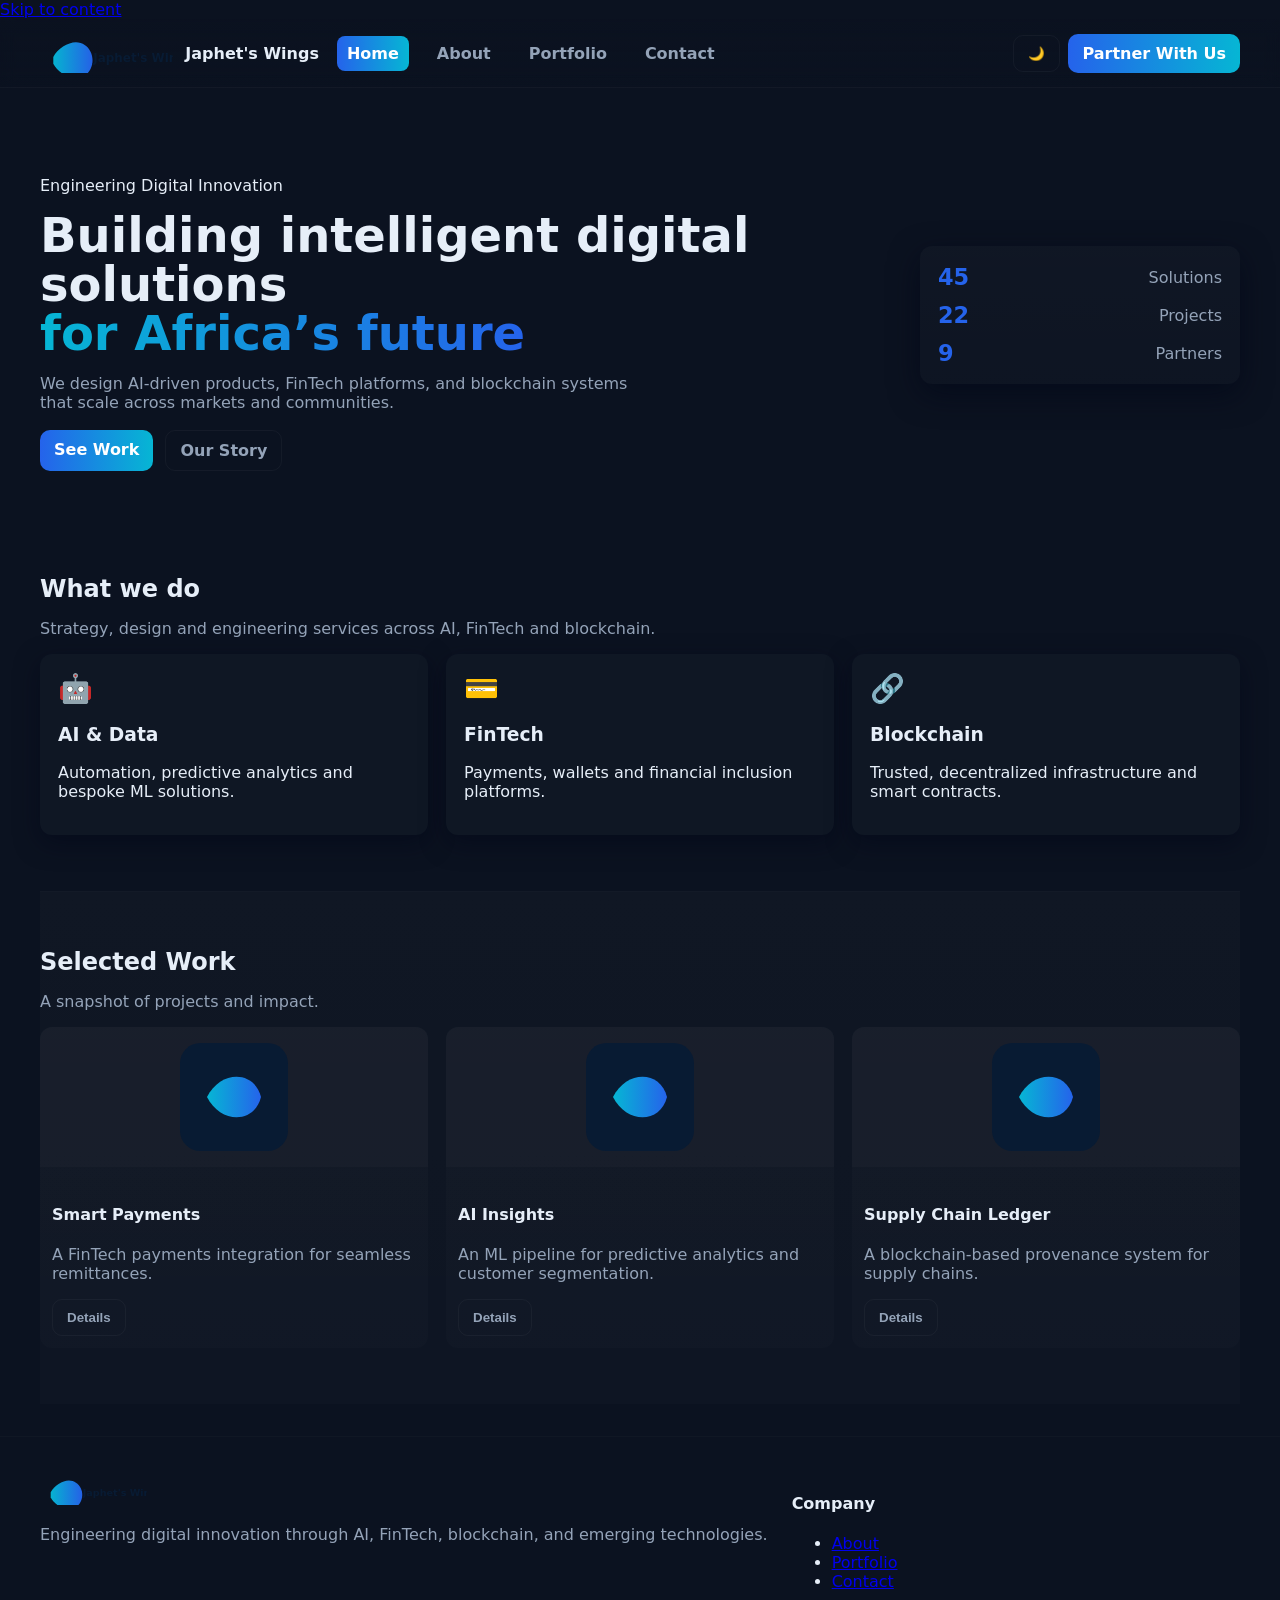
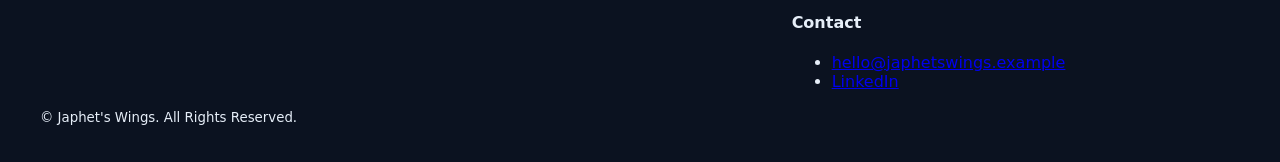
<file: index.html>
<!doctype html>
<html lang="en">
<head>
  <meta charset="utf-8">
  <meta name="viewport" content="width=device-width,initial-scale=1">
  <meta name="description" content="Japhet's Wings — Home">
  <title>Japhet's Wings — Home</title>

  <link rel="icon" href="/images/favicon.svg" type="image/svg+xml">
  <link rel="stylesheet" href="/css/style.css">
</head>
<body>
  <a class="skip-link" href="#main">Skip to content</a>

  <header class="site-header" id="site-header">
    <div class="container header-inner">
      <div class="brand">
        <a href="/index.html" class="brand-link">
          <img src="/images/logo.svg" alt="Japhet's Wings logo" class="logo" />
          <span class="brand-text">Japhet's Wings</span>
        </a>
      </div>

      <nav class="nav" aria-label="Primary">
        <button class="nav-toggle" aria-expanded="false" aria-controls="primary-menu" aria-label="Open menu">
          <span class="hamburger" aria-hidden="true"></span>
        </button>

        <ul class="nav-list" id="primary-menu">
          <li><a href="/index.html">Home</a></li>
          <li><a href="/about.html">About</a></li>
          <li><a href="/portfolio.html">Portfolio</a></li>
          <li><a href="/contact.html">Contact</a></li>
        </ul>
      </nav>

      <div class="header-cta">
        <button id="theme-toggle" class="btn btn-ghost" aria-label="Toggle theme">🌙</button>
        <a href="/contact.html" class="btn btn-primary">Partner With Us</a>
      </div>
    </div>
  </header>

  <main id="main">
    <section id="hero" class="hero">
      <div class="hero-inner container">
        <div class="hero-copy">
          <p class="eyebrow">Engineering Digital Innovation</p>
          <h1 class="hero-title">Building intelligent digital solutions
            <br><span class="gradient">for Africa’s future</span>
          </h1>
          <p class="lead">We design AI-driven products, FinTech platforms, and blockchain systems that scale across markets and communities.</p>

          <div class="hero-actions">
            <a href="/portfolio.html" class="btn btn-primary">See Work</a>
            <a href="/about.html" class="btn btn-ghost">Our Story</a>
          </div>
        </div>

        <div class="hero-card" aria-hidden="true">
          <div class="stats">
            <div class="stat"><div class="number" data-target="50">0</div><div class="label">Solutions</div></div>
            <div class="stat"><div class="number" data-target="25">0</div><div class="label">Projects</div></div>
            <div class="stat"><div class="number" data-target="10">0</div><div class="label">Partners</div></div>
          </div>
        </div>
      </div>
    </section>

    <section id="services" class="section container">
      <header class="section-header">
        <h2>What we do</h2>
        <p class="muted">Strategy, design and engineering services across AI, FinTech and blockchain.</p>
      </header>

      <div class="cards grid-3">
        <article class="card interactive">
          <div class="card-icon">🤖</div>
          <h3>AI & Data</h3>
          <p>Automation, predictive analytics and bespoke ML solutions.</p>
        </article>

        <article class="card interactive">
          <div class="card-icon">💳</div>
          <h3>FinTech</h3>
          <p>Payments, wallets and financial inclusion platforms.</p>
        </article>

        <article class="card interactive">
          <div class="card-icon">🔗</div>
          <h3>Blockchain</h3>
          <p>Trusted, decentralized infrastructure and smart contracts.</p>
        </article>
      </div>
    </section>

    <section id="work" class="section alt container">
      <header class="section-header">
        <h2>Selected Work</h2>
        <p class="muted">A snapshot of projects and impact.</p>
      </header>

      <div class="portfolio-grid">
        <article class="project" data-category="ai">
          <img src="/images/favicon.svg" alt="project" />
          <div class="project-body">
            <h4>Smart Payments</h4>
            <p class="muted">A FinTech payments integration for seamless remittances.</p>
            <button class="btn btn-ghost open-project" data-title="Smart Payments" data-desc="Payments platform for cross-border remittances and settlement.">Details</button>
          </div>
        </article>

        <article class="project" data-category="fintech">
          <img src="/images/favicon.svg" alt="project" />
          <div class="project-body">
            <h4>AI Insights</h4>
            <p class="muted">An ML pipeline for predictive analytics and customer segmentation.</p>
            <button class="btn btn-ghost open-project" data-title="AI Insights" data-desc="Analytics and ML pipelines for enterprise decisioning.">Details</button>
          </div>
        </article>

        <article class="project" data-category="blockchain">
          <img src="/images/favicon.svg" alt="project" />
          <div class="project-body">
            <h4>Supply Chain Ledger</h4>
            <p class="muted">A blockchain-based provenance system for supply chains.</p>
            <button class="btn btn-ghost open-project" data-title="Supply Chain Ledger" data-desc="Traceability and compliance using smart contracts.">Details</button>
          </div>
        </article>
      </div>
    </section>

  </main>

  <footer class="site-footer">
    <div class="container footer-inner">
      <div class="brand-footer">
        <img src="/images/logo.svg" alt="Japhet's Wings logo" class="logo-sm" />
        <p class="muted">Engineering digital innovation through AI, FinTech, blockchain, and emerging technologies.</p>
      </div>

      <div class="footer-links">
        <div>
          <h4>Company</h4>
          <ul>
            <li><a href="/about.html">About</a></li>
            <li><a href="/portfolio.html">Portfolio</a></li>
            <li><a href="/contact.html">Contact</a></li>
          </ul>
        </div>

        <div>
          <h4>Contact</h4>
          <ul>
            <li><a href="mailto:hello@japhetswings.example">hello@japhetswings.example</a></li>
            <li><a href="#">LinkedIn</a></li>
          </ul>
        </div>
      </div>
    </div>

    <div class="site-copyright">
      <div class="container">
        <small>© <span id="current-year"></span> Japhet's Wings. All Rights Reserved.</small>
      </div>
    </div>
  </footer>

  <!-- Project modal -->
  <div id="project-modal" class="modal" role="dialog" aria-hidden="true">
    <div class="modal-panel">
      <button class="modal-close" aria-label="Close">✕</button>
      <h3 id="modal-title"></h3>
      <p id="modal-desc"></p>
    </div>
  </div>

  <script src="/js/script.js" defer></script>
</body>
</html>
</file>
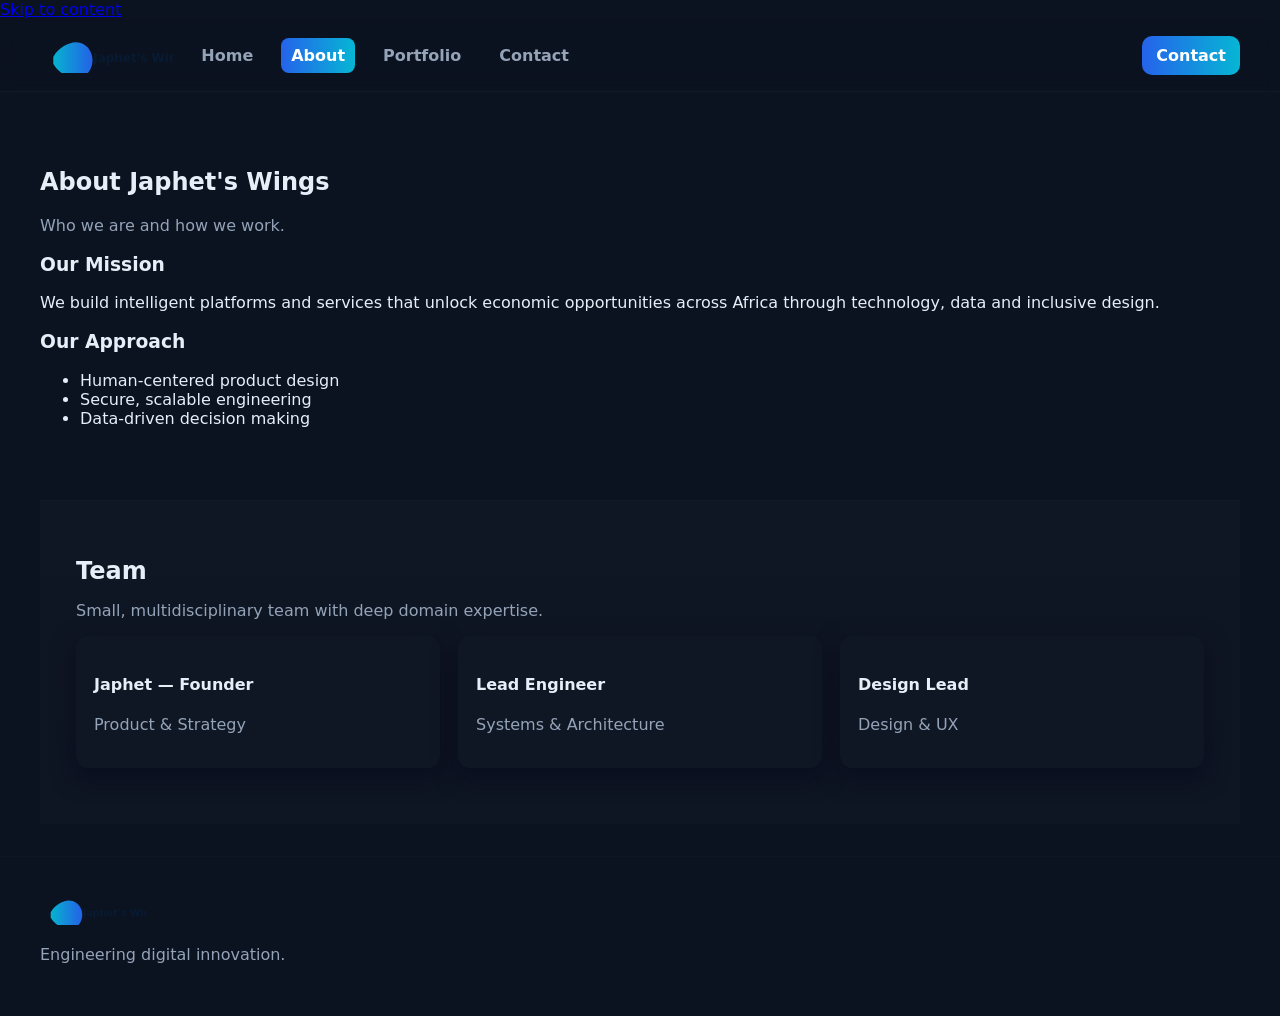
<file: about.html>
<!doctype html>
<html lang="en">
<head>
  <meta charset="utf-8">
  <meta name="viewport" content="width=device-width,initial-scale=1">
  <meta name="description" content="About Japhet's Wings — mission and team.">
  <title>Japhet's Wings — About</title>

  <link rel="icon" href="/images/favicon.svg" type="image/svg+xml">
  <link rel="stylesheet" href="/css/style.css">
</head>
<body>
  <a class="skip-link" href="#main">Skip to content</a>
  <header class="site-header" id="site-header">
    <div class="container header-inner">
      <div class="brand"><a href="/index.html"><img src="/images/logo.svg" alt="Logo" class="logo" /></a></div>
      <nav class="nav" aria-label="Primary"><ul class="nav-list" id="primary-menu"><li><a href="/index.html">Home</a></li><li><a href="/about.html" aria-current="page">About</a></li><li><a href="/portfolio.html">Portfolio</a></li><li><a href="/contact.html">Contact</a></li></ul></nav>
      <div class="header-cta"><a href="/contact.html" class="btn btn-primary">Contact</a></div>
    </div>
  </header>

  <main id="main" class="container">
    <section class="section">
      <header class="section-header"><h1>About Japhet's Wings</h1><p class="muted">Who we are and how we work.</p></header>
      <div class="about-grid">
        <div>
          <h3>Our Mission</h3>
          <p>We build intelligent platforms and services that unlock economic opportunities across Africa through technology, data and inclusive design.</p>
        </div>
        <div>
          <h3>Our Approach</h3>
          <ul>
            <li>Human-centered product design</li>
            <li>Secure, scalable engineering</li>
            <li>Data-driven decision making</li>
          </ul>
        </div>
      </div>
    </section>

    <section class="section alt">
      <div class="container">
        <header class="section-header"><h2>Team</h2><p class="muted">Small, multidisciplinary team with deep domain expertise.</p></header>
        <div class="cards grid-3">
          <article class="card"><h4>Japhet — Founder</h4><p class="muted">Product & Strategy</p></article>
          <article class="card"><h4>Lead Engineer</h4><p class="muted">Systems & Architecture</p></article>
          <article class="card"><h4>Design Lead</h4><p class="muted">Design & UX</p></article>
        </div>
      </div>
    </section>
  </main>

  <footer class="site-footer"><div class="container footer-inner"><div class="brand-footer"><img src="/images/logo.svg" alt="Japhet's Wings logo" class="logo-sm" /><p class="muted">Engineering digital innovation.</p></div></div></footer>

  <script src="/js/script.js" defer></script>
</body>
</html>
</file>
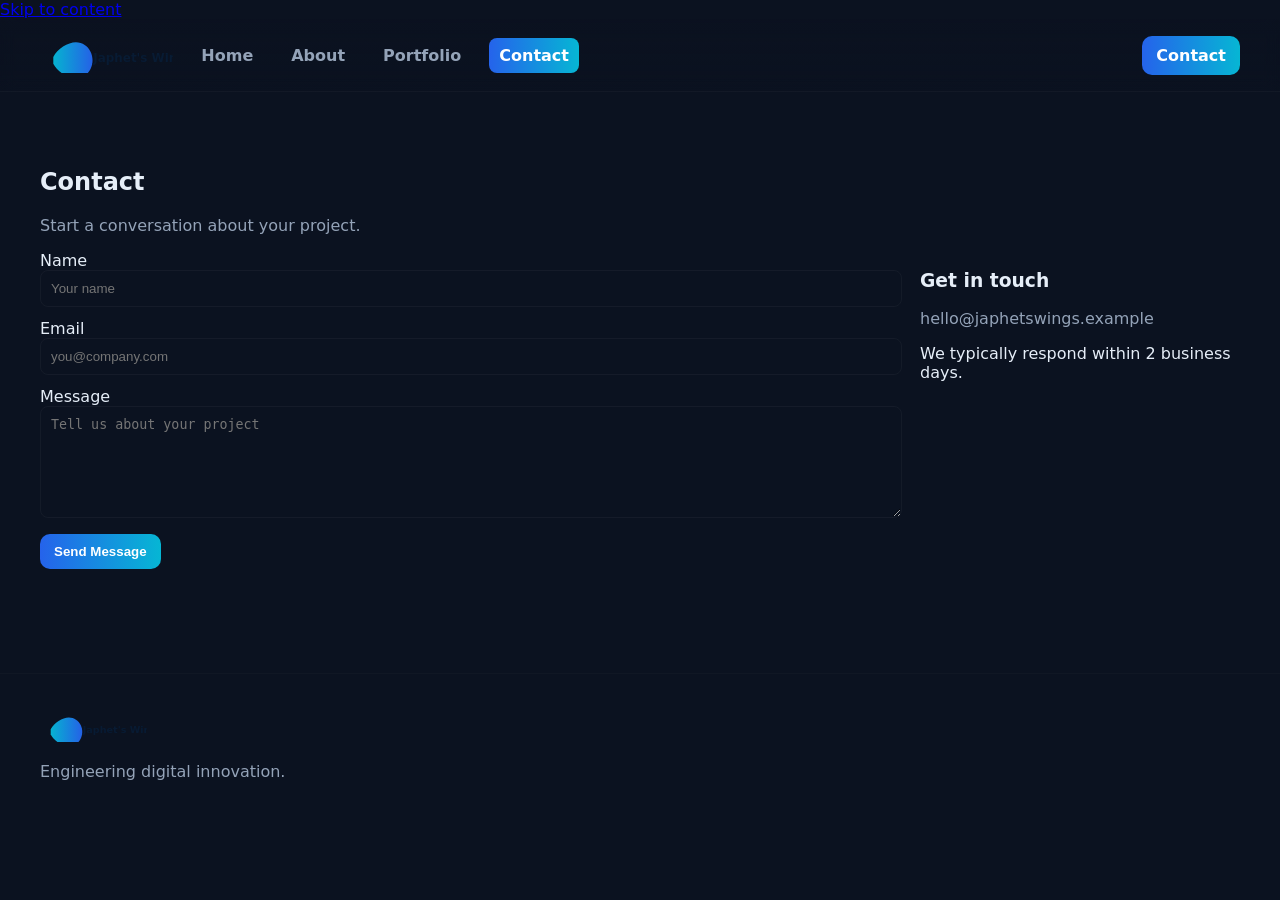
<file: contact.html>
<!doctype html>
<html lang="en">
<head>
  <meta charset="utf-8">
  <meta name="viewport" content="width=device-width,initial-scale=1">
  <meta name="description" content="Contact Japhet's Wings.">
  <title>Japhet's Wings — Contact</title>

  <link rel="icon" href="/images/favicon.svg" type="image/svg+xml">
  <link rel="stylesheet" href="/css/style.css">
</head>
<body>
  <a class="skip-link" href="#main">Skip to content</a>
  <header class="site-header" id="site-header">
    <div class="container header-inner">
      <div class="brand"><a href="/index.html"><img src="/images/logo.svg" alt="Logo" class="logo" /></a></div>
      <nav class="nav" aria-label="Primary"><ul class="nav-list" id="primary-menu"><li><a href="/index.html">Home</a></li><li><a href="/about.html">About</a></li><li><a href="/portfolio.html">Portfolio</a></li><li><a href="/contact.html" aria-current="page">Contact</a></li></ul></nav>
      <div class="header-cta"><a href="/contact.html" class="btn btn-primary">Contact</a></div>
    </div>
  </header>

  <main id="main" class="container">
    <section class="section">
      <header class="section-header"><h1>Contact</h1><p class="muted">Start a conversation about your project.</p></header>

      <div class="contact-grid">
        <form id="contact-form" class="contact-form" name="contact" method="POST" data-netlify="true">
          <input type="hidden" name="form-name" value="contact">
          <label>Name<input type="text" name="name" placeholder="Your name" required></label>
          <label>Email<input type="email" name="email" placeholder="you@company.com" required></label>
          <label>Message<textarea name="message" placeholder="Tell us about your project" rows="6" required></textarea></label>
          <div class="form-actions"><button class="btn btn-primary" type="submit">Send Message</button></div>
          <p id="form-status" class="muted"></p>
        </form>

        <div class="contact-info">
          <h3>Get in touch</h3>
          <p class="muted">hello@japhetswings.example</p>
          <p>We typically respond within 2 business days.</p>
        </div>
      </div>
    </section>
  </main>

  <footer class="site-footer"><div class="container footer-inner"><div class="brand-footer"><img src="/images/logo.svg" alt="Japhet's Wings logo" class="logo-sm" /><p class="muted">Engineering digital innovation.</p></div></div></footer>

  <script src="/js/script.js" defer></script>
</body>
</html>
</file>
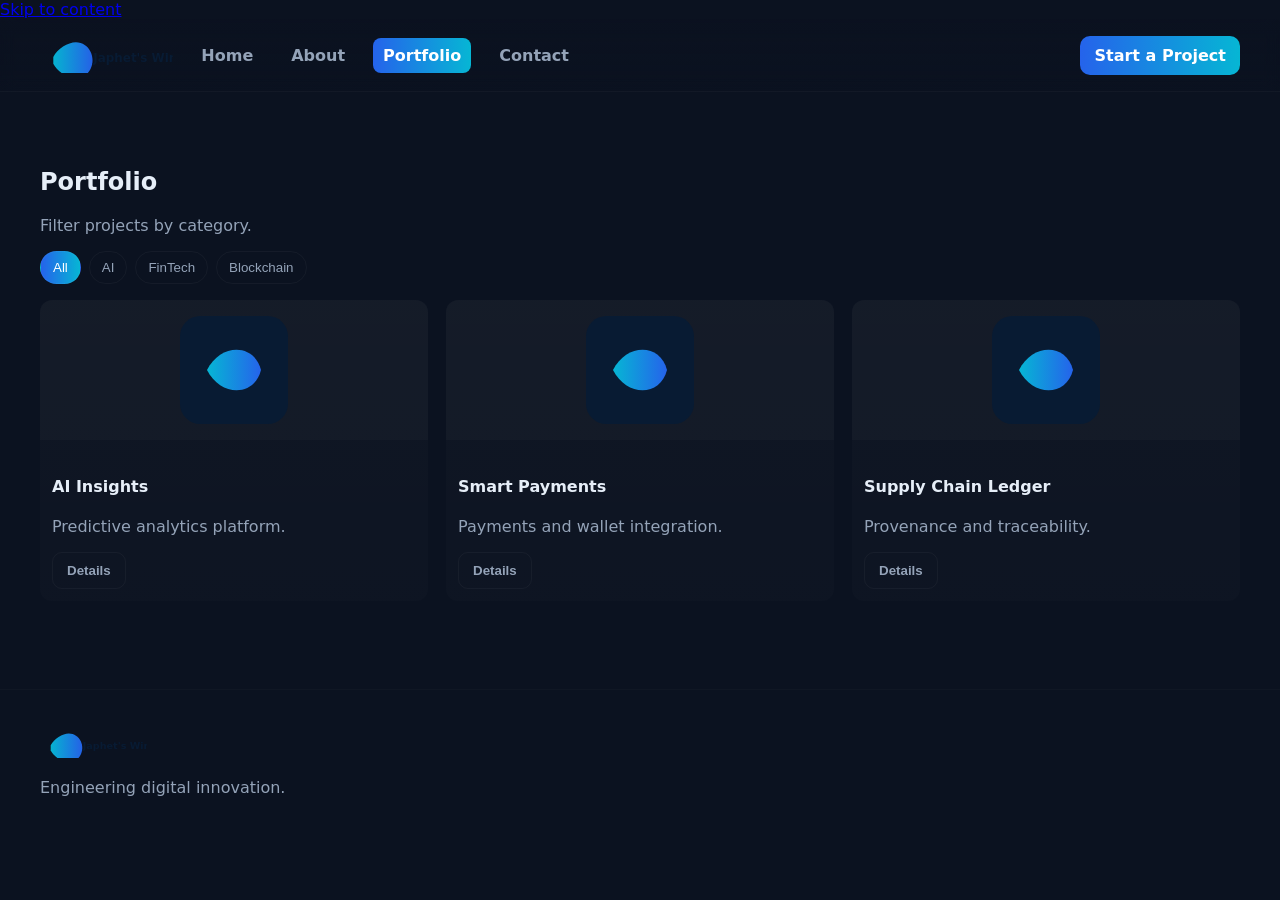
<file: portfolio.html>
<!doctype html>
<html lang="en">
<head>
  <meta charset="utf-8">
  <meta name="viewport" content="width=device-width,initial-scale=1">
  <meta name="description" content="Portfolio — Japhet's Wings projects.">
  <title>Japhet's Wings — Portfolio</title>

  <link rel="icon" href="/images/favicon.svg" type="image/svg+xml">
  <link rel="stylesheet" href="/css/style.css">
</head>
<body>
  <a class="skip-link" href="#main">Skip to content</a>
  <header class="site-header" id="site-header">
    <div class="container header-inner">
      <div class="brand"><a href="/index.html"><img src="/images/logo.svg" alt="Logo" class="logo" /></a></div>
      <nav class="nav" aria-label="Primary"><ul class="nav-list" id="primary-menu"><li><a href="/index.html">Home</a></li><li><a href="/about.html">About</a></li><li><a href="/portfolio.html" aria-current="page">Portfolio</a></li><li><a href="/contact.html">Contact</a></li></ul></nav>
      <div class="header-cta"><a href="/contact.html" class="btn btn-primary">Start a Project</a></div>
    </div>
  </header>

  <main id="main" class="container">
    <section class="section">
      <header class="section-header"><h1>Portfolio</h1><p class="muted">Filter projects by category.</p></header>
      <div class="filters">
        <button class="filter active" data-filter="all">All</button>
        <button class="filter" data-filter="ai">AI</button>
        <button class="filter" data-filter="fintech">FinTech</button>
        <button class="filter" data-filter="blockchain">Blockchain</button>
      </div>

      <div class="portfolio-grid">
        <article class="project" data-category="ai">
          <img src="/images/favicon.svg" alt="project" />
          <div class="project-body"><h4>AI Insights</h4><p class="muted">Predictive analytics platform.</p><button class="btn btn-ghost open-project" data-title="AI Insights" data-desc="Analytics and ML pipelines for enterprise decisioning.">Details</button></div>
        </article>

        <article class="project" data-category="fintech">
          <img src="/images/favicon.svg" alt="project" />
          <div class="project-body"><h4>Smart Payments</h4><p class="muted">Payments and wallet integration.</p><button class="btn btn-ghost open-project" data-title="Smart Payments" data-desc="Payments platform for cross-border remittances and settlement.">Details</button></div>
        </article>

        <article class="project" data-category="blockchain">
          <img src="/images/favicon.svg" alt="project" />
          <div class="project-body"><h4>Supply Chain Ledger</h4><p class="muted">Provenance and traceability.</p><button class="btn btn-ghost open-project" data-title="Supply Chain Ledger" data-desc="Traceability and compliance using smart contracts.">Details</button></div>
        </article>

      </div>
    </section>
  </main>

  <footer class="site-footer"><div class="container footer-inner"><div class="brand-footer"><img src="/images/logo.svg" alt="Japhet's Wings logo" class="logo-sm" /><p class="muted">Engineering digital innovation.</p></div></div></footer>

  <!-- Project modal -->
  <div id="project-modal" class="modal" role="dialog" aria-hidden="true"><div class="modal-panel"><button class="modal-close" aria-label="Close">✕</button><h3 id="modal-title"></h3><p id="modal-desc"></p></div></div>

  <script src="/js/script.js" defer></script>
</body>
</html>
</file>
<file: css/style.css>
/* css/style.css
   Redesigned styles: modern layout, cards, modal, portfolio filters, theme support
*/
:root{
  --bg:#0b1220;
  --card:#0f1724;
  --muted:#94a3b8;
  --primary:#2563eb;
  --accent:#06b6d4;
  --glass: rgba(255,255,255,0.04);
  --radius:12px;
  --max-width:1200px;
}

*{box-sizing:border-box}
html,body{height:100%;margin:0;font-family:Inter,system-ui,-apple-system,"Segoe UI",Roboto,Arial,sans-serif;background:var(--bg);color:#e6eef8}
.container{width:94%;max-width:var(--max-width);margin:0 auto}

/* header */
.site-header{position:sticky;top:0;background:linear-gradient(180deg, rgba(11,18,32,0.6), rgba(11,18,32,0.4));backdrop-filter: blur(8px);border-bottom:1px solid rgba(255,255,255,0.03);z-index:60}
.header-inner{display:flex;align-items:center;gap:18px;padding:14px 0}
.brand-link{display:flex;align-items:center;gap:12px;text-decoration:none;color:inherit}
.logo{height:40px;width:auto}
.brand-text{font-weight:700}

.nav-list{display:flex;gap:18px;list-style:none;margin:0;padding:0}
.nav-list a{color:var(--muted);text-decoration:none;padding:8px 10px;border-radius:8px;font-weight:600}
.nav-list a[aria-current="page"],.nav-list a:hover{color:#fff;background:linear-gradient(90deg,var(--primary),var(--accent));}

.header-cta{margin-left:auto;display:flex;gap:8px;align-items:center}

.nav-toggle{display:none}
@media(max-width:767px){.nav-list{display:none}.nav-toggle{display:inline-flex}}

/* hero */
.hero{padding:72px 0 48px;position:relative;overflow:hidden}
.hero-inner{display:flex;align-items:center;gap:32px}
.hero-copy{flex:1}
.hero-title{font-size:2.4rem;line-height:1.02;margin:6px 0}
.gradient{background:linear-gradient(90deg,var(--accent),var(--primary));-webkit-background-clip:text;background-clip:text;color:transparent}
.lead{color:var(--muted);max-width:60ch}
.hero-actions{display:flex;gap:12px;margin-top:18px}

.hero-card{width:320px;background:linear-gradient(180deg,rgba(255,255,255,0.02),rgba(255,255,255,0.01));padding:18px;border-radius:12px;box-shadow:0 10px 30px rgba(2,6,23,0.6)}
.stats{display:flex;flex-direction:column;gap:12px}
.stat{display:flex;justify-content:space-between;align-items:center}
.number{font-weight:800;font-size:1.4rem;color:var(--primary)}
.label{color:var(--muted)}

/* sections */
.section{padding:56px 0}
.section.alt{background:linear-gradient(180deg, rgba(255,255,255,0.02), rgba(255,255,255,0.01));border-top:1px solid rgba(255,255,255,0.02)}
.section-header h2{margin:0 0 8px}
.muted{color:var(--muted)}

/* grids & cards */
.grid-3{display:grid;grid-template-columns:repeat(1,1fr);gap:18px}
@media(min-width:768px){.grid-3{grid-template-columns:repeat(3,1fr)}}
.card{background:var(--card);padding:18px;border-radius:12px;box-shadow:0 8px 24px rgba(2,6,23,0.5)}
.card.interactive{transition:transform .25s ease,box-shadow .25s ease}
.card.interactive:hover{transform:translateY(-8px);box-shadow:0 18px 40px rgba(2,6,23,0.65)}
.card-icon{font-size:28px;margin-bottom:8px}

/* portfolio */
.portfolio-grid{display:grid;grid-template-columns:repeat(1,1fr);gap:18px}
@media(min-width:768px){.portfolio-grid{grid-template-columns:repeat(3,1fr)}}
.project{background:linear-gradient(180deg, rgba(255,255,255,0.02), rgba(255,255,255,0.01));border-radius:12px;overflow:hidden}
.project img{width:100%;height:140px;object-fit:contain;background:rgba(255,255,255,0.02);padding:16px}
.project-body{padding:12px}
.filters{display:flex;gap:8px;margin-bottom:16px}
.filter{background:transparent;border:1px solid rgba(255,255,255,0.04);color:var(--muted);padding:8px 12px;border-radius:999px}
.filter.active{background:linear-gradient(90deg,var(--primary),var(--accent));color:#fff}

/* contact */
.contact-grid{display:grid;grid-template-columns:1fr;gap:18px}
@media(min-width:900px){.contact-grid{grid-template-columns:1fr 320px;align-items:start}}
.contact-form label{display:block;margin-bottom:12px}
.contact-form input,.contact-form textarea{width:100%;padding:10px;border-radius:8px;border:1px solid rgba(255,255,255,0.04);background:transparent;color:inherit}
.form-actions{margin-top:8px}

/* modal */
.modal{position:fixed;inset:0;background:rgba(2,6,23,0.6);display:flex;align-items:center;justify-content:center;opacity:0;pointer-events:none;transition:opacity .2s ease}
.modal[aria-hidden="false"]{opacity:1;pointer-events:auto}
.modal-panel{background:var(--card);padding:20px;border-radius:12px;max-width:600px;width:94%;box-shadow:0 20px 60px rgba(2,6,23,0.7)}
.modal-close{background:transparent;border:0;color:var(--muted);font-size:20px;position:absolute;right:18px;top:18px}

/* footer */
.site-footer{padding:36px 0;border-top:1px solid rgba(255,255,255,0.02);margin-top:32px}
.footer-inner{display:flex;gap:24px;align-items:flex-start}
.logo-sm{height:32px}

/* utilities */
.btn{display:inline-block;padding:10px 14px;border-radius:10px;text-decoration:none;font-weight:700;border:0;cursor:pointer}
.btn-primary{background:linear-gradient(90deg,var(--primary),var(--accent));color:#fff}
.btn-ghost{background:transparent;color:var(--muted);border:1px solid rgba(255,255,255,0.04)}

/* responsive tweaks */
@media(min-width:768px){.hero-title{font-size:3rem}.hero-inner{gap:48px}}

/* light theme */
:root.light{--bg:#f8fafc;--card:#ffffff;color:#0b1220;--muted:#5b6b7a}
</file>
